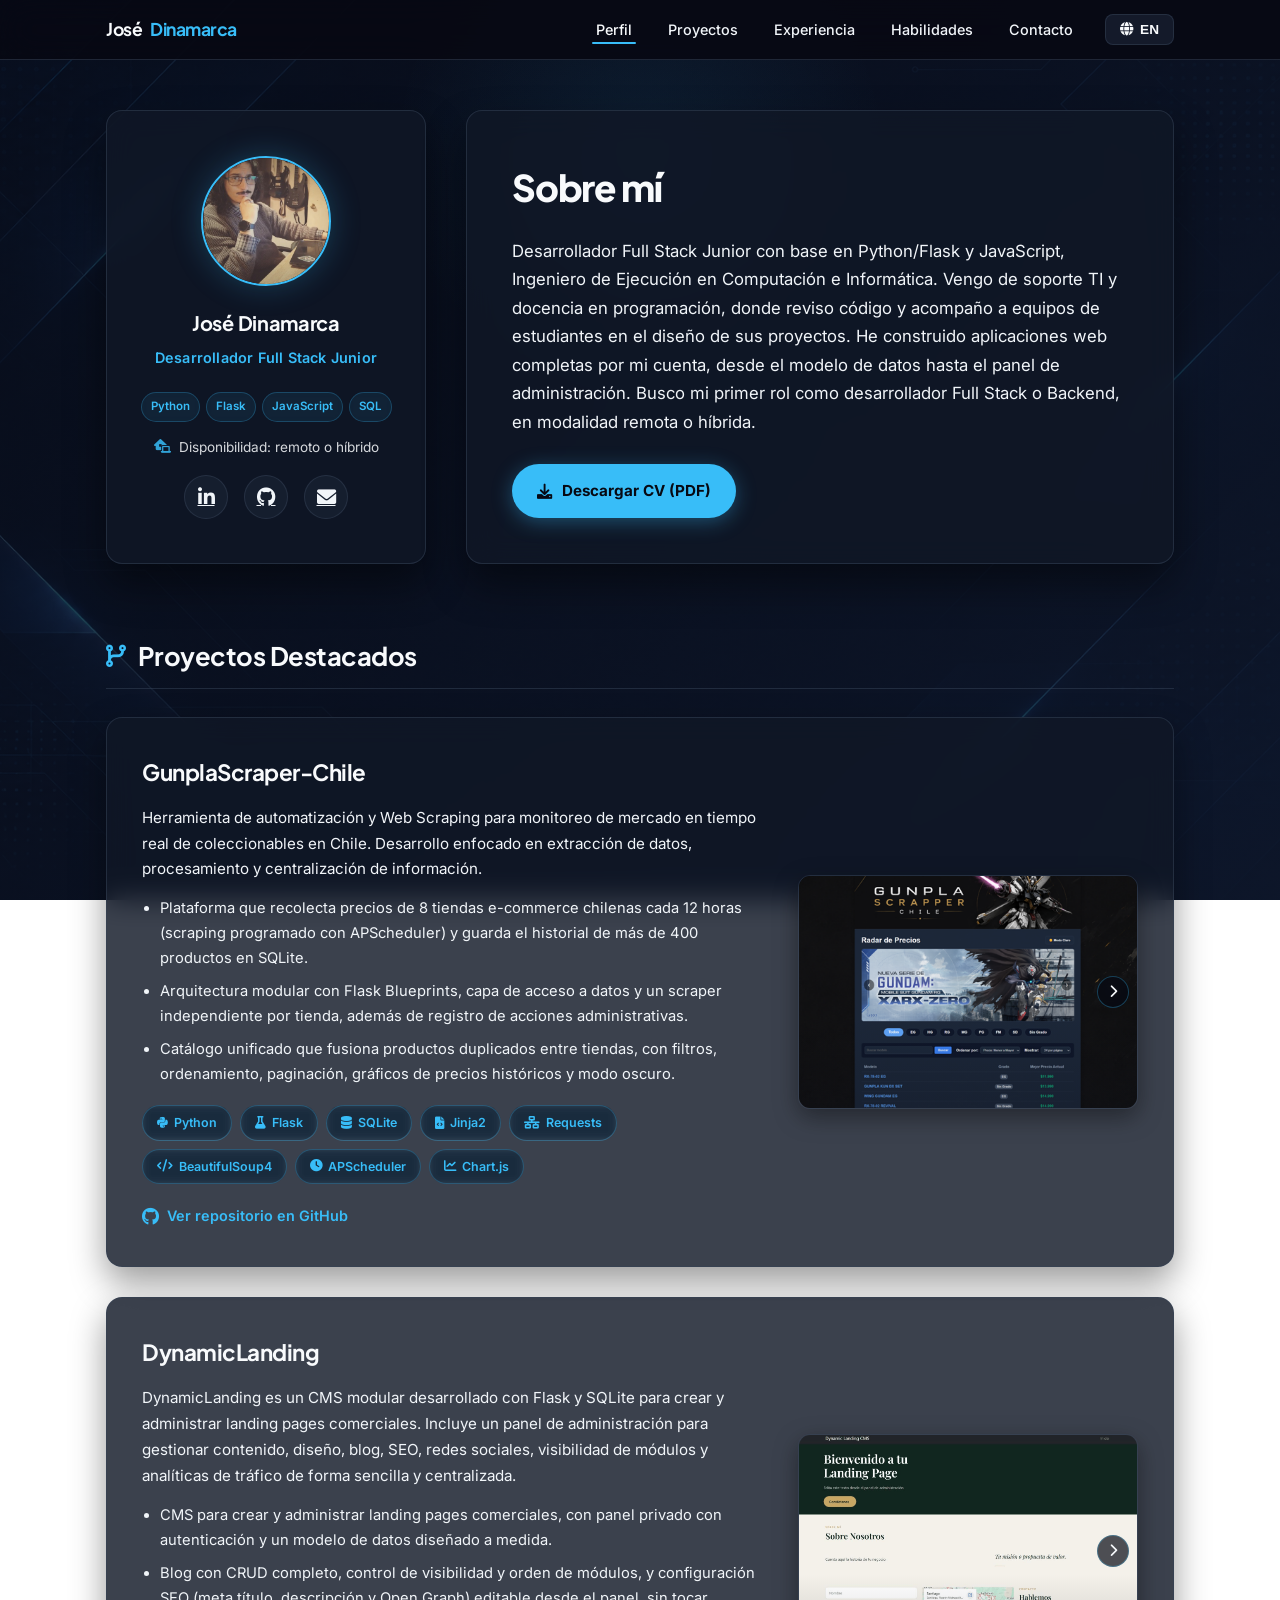
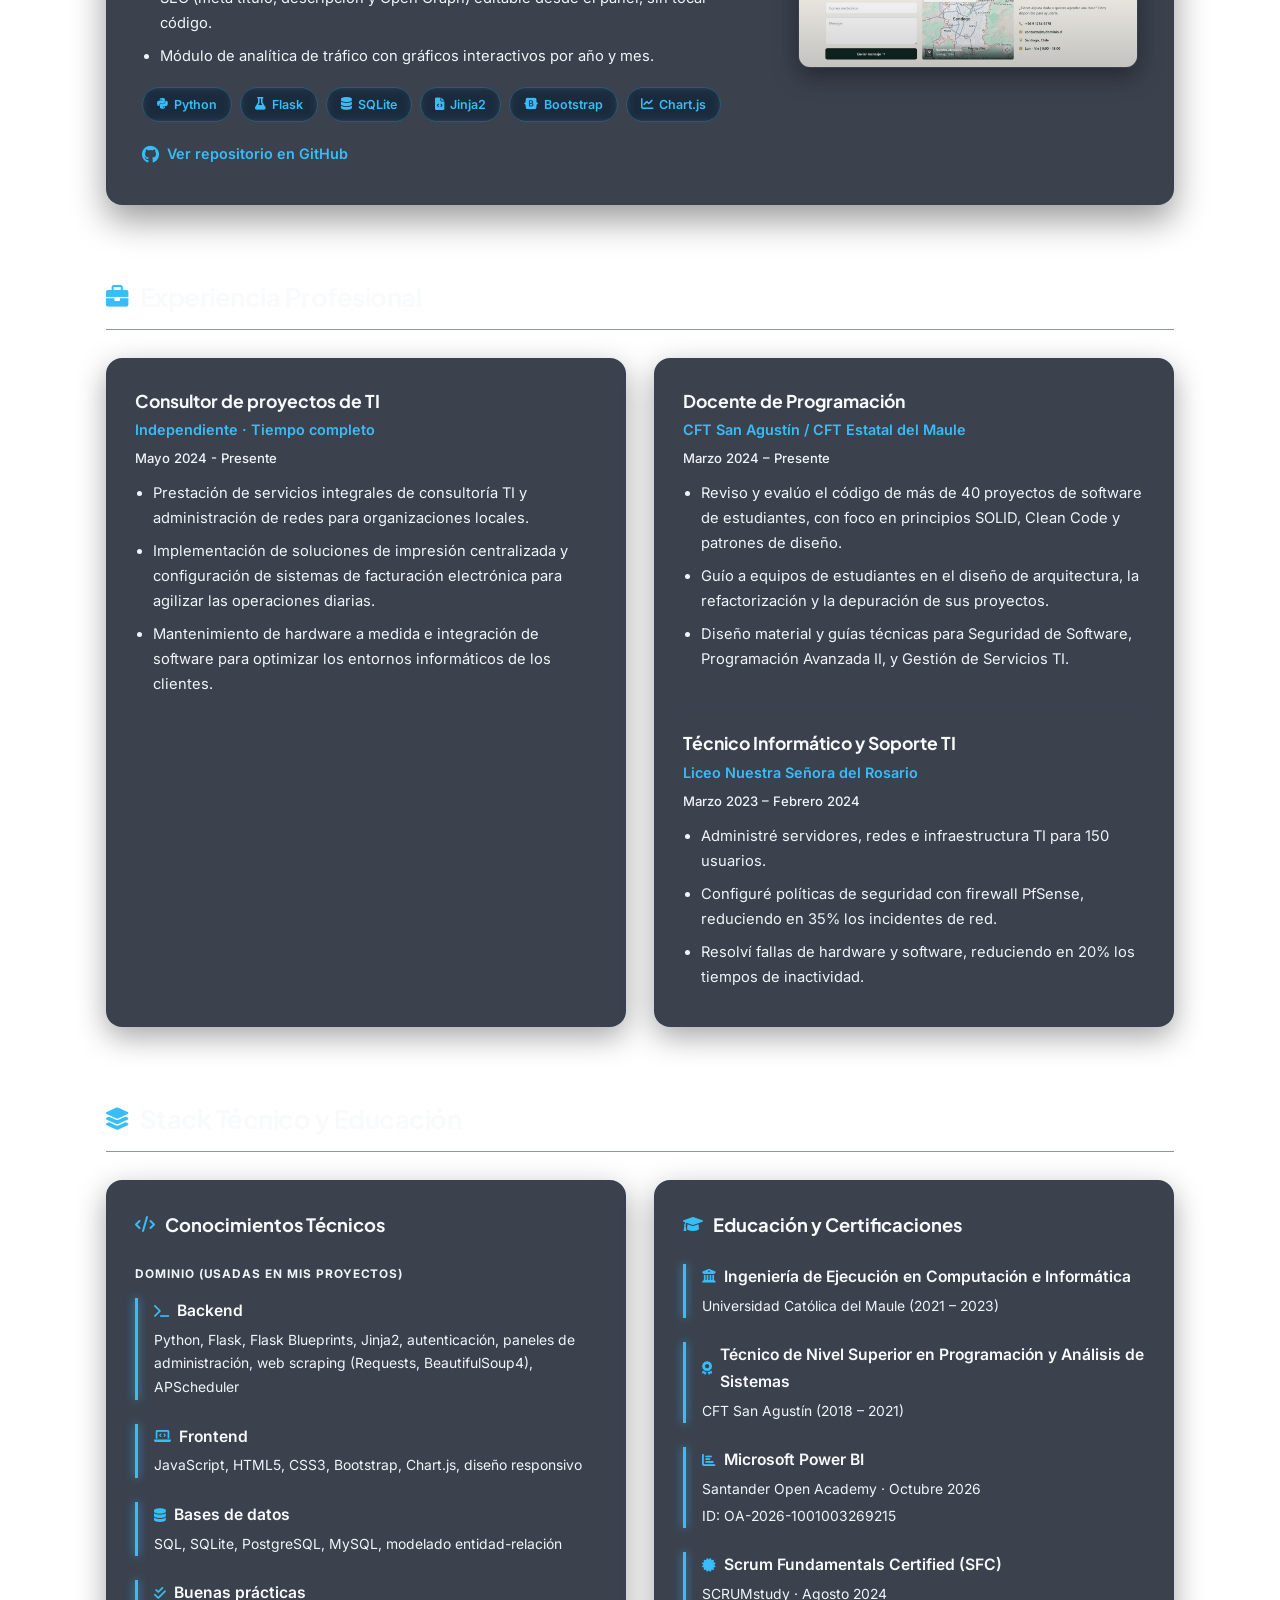
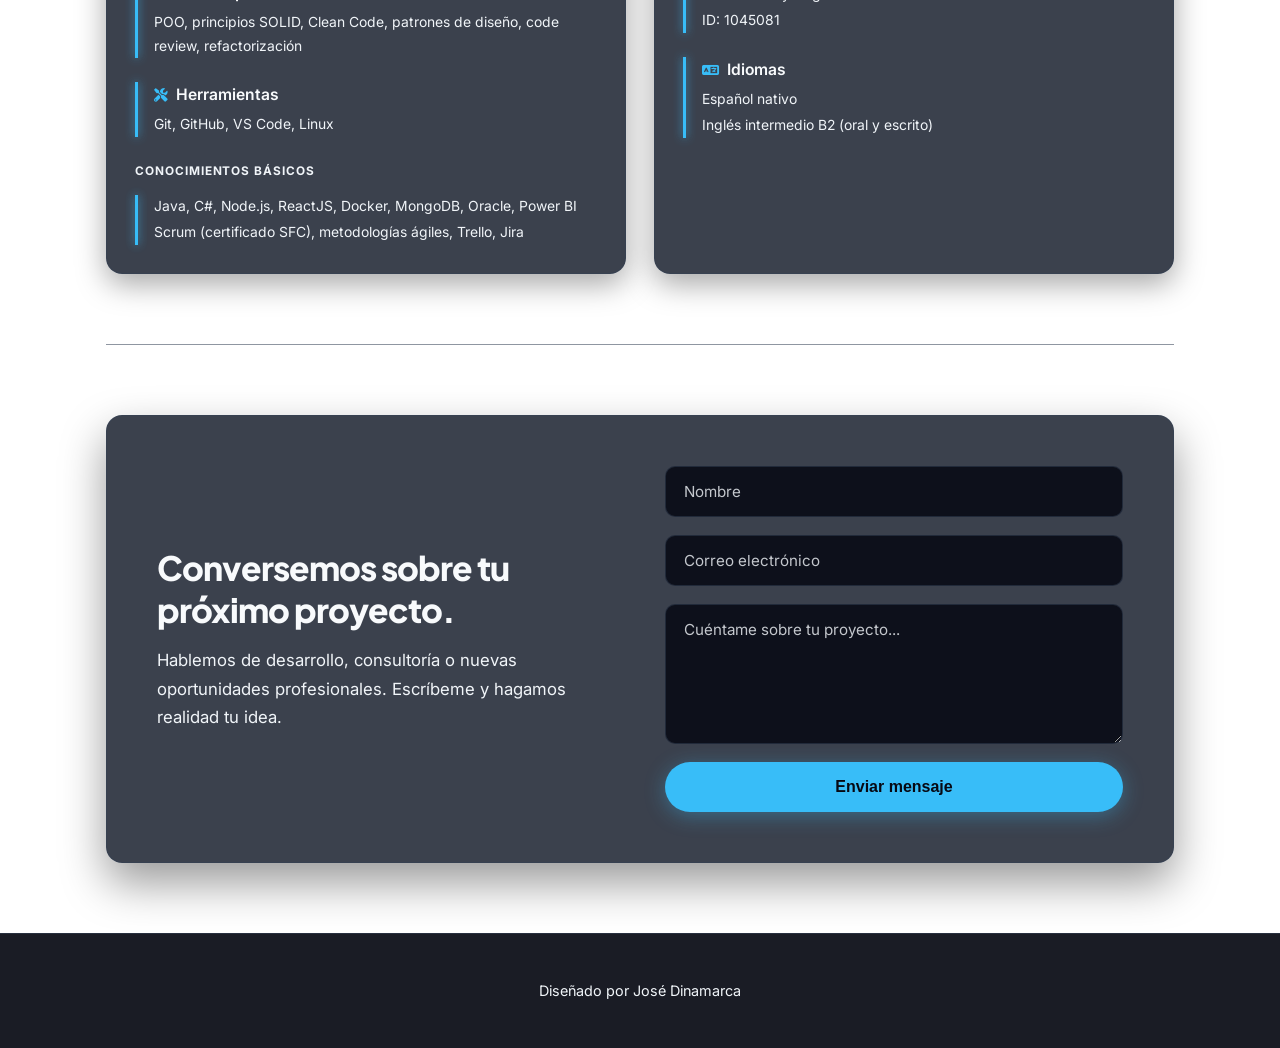
<file: index.html>
<!DOCTYPE html>
<html lang="es">
<head>
    <meta charset="UTF-8">
    <meta name="viewport" content="width=device-width, initial-scale=1.0">
    <meta name="google-site-verification" content="19XCE3zJjSXNf-7TdAcSUYZN12dsNW2GK9_PqxUCNUo">

    <!-- SEO y Metadatos -->
    <title id="page-title" data-es="José Dinamarca | Desarrollador Full Stack Junior" data-en="José Dinamarca | Junior Full Stack Developer">José Dinamarca | Desarrollador Full Stack Junior</title>
    <meta name="description" id="meta-desc" content="Desarrollador Full Stack Junior en Python, Flask y JavaScript. Proyectos, experiencia y habilidades. Busco mi primer rol Full Stack o Backend, remoto o híbrido." data-es="Desarrollador Full Stack Junior en Python, Flask y JavaScript. Proyectos, experiencia y habilidades. Busco mi primer rol Full Stack o Backend, remoto o híbrido." data-en="Junior Full Stack Developer in Python, Flask, and JavaScript. Projects, experience, and skills. Looking for my first Full Stack or Backend role, remote or hybrid.">

    <!-- Open Graph -->
    <meta property="og:type" content="website">
    <meta property="og:url" content="https://jose94d.github.io/">
    <meta property="og:title" id="og-title" content="José Dinamarca | Desarrollador Full Stack Junior" data-es="José Dinamarca | Desarrollador Full Stack Junior" data-en="José Dinamarca | Junior Full Stack Developer">
    <meta property="og:description" id="og-desc" content="Desarrollador Full Stack Junior en Python, Flask y JavaScript. Proyectos, experiencia y habilidades. Busco mi primer rol Full Stack o Backend, remoto o híbrido." data-es="Desarrollador Full Stack Junior en Python, Flask y JavaScript. Proyectos, experiencia y habilidades. Busco mi primer rol Full Stack o Backend, remoto o híbrido." data-en="Junior Full Stack Developer in Python, Flask, and JavaScript. Projects, experience, and skills. Looking for my first Full Stack or Backend role, remote or hybrid.">
    <meta property="og:image" content="https://jose94d.github.io/preview.jpg">

    <!-- Twitter -->
    <meta name="twitter:card" content="summary_large_image">
    <meta name="twitter:url" content="https://jose94d.github.io/">
    <meta name="twitter:title" id="tw-title" content="José Dinamarca | Desarrollador Full Stack Junior" data-es="José Dinamarca | Desarrollador Full Stack Junior" data-en="José Dinamarca | Junior Full Stack Developer">
    <meta name="twitter:description" id="tw-desc" content="Desarrollador Full Stack Junior en Python, Flask y JavaScript. Proyectos, experiencia y habilidades. Busco mi primer rol Full Stack o Backend, remoto o híbrido." data-es="Desarrollador Full Stack Junior en Python, Flask y JavaScript. Proyectos, experiencia y habilidades. Busco mi primer rol Full Stack o Backend, remoto o híbrido." data-en="Junior Full Stack Developer in Python, Flask, and JavaScript. Projects, experience, and skills. Looking for my first Full Stack or Backend role, remote or hybrid.">
    <meta name="twitter:image" content="https://jose94d.github.io/preview.jpg">

    <link rel="canonical" href="https://jose94d.github.io/">

    <!-- Datos estructurados (schema.org) -->
    <script type="application/ld+json">{"@context": "https://schema.org", "@type": "Person", "alumniOf": [{"@type": "CollegeOrUniversity", "name": "Universidad Cat\u00f3lica del Maule"}, {"@type": "EducationalOrganization", "name": "CFT San Agust\u00edn"}], "email": "mailto:jose.m.dinamarca@gmail.com", "image": "https://jose94d.github.io/assets/img/avatar.jpg", "jobTitle": "Desarrollador Full Stack Junior", "knowsAbout": ["Python", "Flask", "JavaScript", "SQL", "SQLite", "Jinja2", "Web scraping", "SOLID", "Clean Code"], "name": "Jos\u00e9 Dinamarca", "sameAs": ["https://www.linkedin.com/in/jose-dinamarca/", "https://github.com/Jose94D"], "url": "https://jose94d.github.io/"}</script>

    <!-- Hreflang -->
    <link rel="alternate" hreflang="es" href="https://jose94d.github.io/">
    <link rel="alternate" hreflang="en" href="https://jose94d.github.io/?lang=en">
    <link rel="alternate" hreflang="x-default" href="https://jose94d.github.io/">

    <link rel="icon" type="image/x-icon" href="assets/icons/favicon.png">

    <!-- FontAwesome -->
    <link rel="preload" href="https://cdnjs.cloudflare.com/ajax/libs/font-awesome/6.0.0/css/all.min.css" as="style" onload="this.onload=null;this.rel='stylesheet'">
    <noscript>
        <link rel="stylesheet" href="https://cdnjs.cloudflare.com/ajax/libs/font-awesome/6.0.0/css/all.min.css">
    </noscript>

    <!-- Google Fonts -->
    <link rel="preconnect" href="https://fonts.googleapis.com">
    <link rel="preconnect" href="https://fonts.gstatic.com" crossorigin>
    <link href="https://fonts.googleapis.com/css2?family=Inter:wght@300;400;500;600&amp;family=Plus+Jakarta+Sans:wght@500;600;700;800&amp;display=swap" rel="stylesheet">

    <!-- CSS -->
    <link rel="stylesheet" href="css/global.css">
    <link rel="stylesheet" href="css/layout.css">
    <link rel="stylesheet" href="css/components.css">
    <link rel="stylesheet" href="css/responsive.css">
</head><body>

    <div class="ambient-glow"></div>

    <nav class="navbar">
        <div class="nav-container">
            <a href="#" class="nav-logo">José <span>Dinamarca</span></a>
            <div class="nav-right">
                <ul class="nav-links">
                    <li><a href="#about" class="nav-link" data-es="Perfil" data-en="Profile">Perfil</a></li>
                    <li><a href="#projects" class="nav-link" data-es="Proyectos" data-en="Projects">Proyectos</a></li>
                    <li><a href="#experience" class="nav-link" data-es="Experiencia" data-en="Experience">Experiencia</a></li>
                    <li><a href="#skills" class="nav-link" data-es="Habilidades" data-en="Skills">Habilidades</a></li>
                    <li><a href="#contact" class="nav-link" data-es="Contacto" data-en="Contact">Contacto</a></li>
                </ul>
                <button id="lang-toggle" class="btn-lang" aria-label="Cambiar idioma a Inglés" data-es-aria="Cambiar idioma a Inglés" data-en-aria="Switch language to Spanish">
                    <i class="fas fa-globe" aria-hidden="true"></i> <span id="lang-text">EN</span>
                </button>
            </div>
        </div>
    </nav>
    <div class="main-container">

        <section id="about" class="hero-grid">
            <div class="profile-sidebar">
                <div class="profile-avatar-container">
                    <img src="assets/img/avatar.jpg" alt="José Dinamarca" width="130" height="130" loading="eager" fetchpriority="high">
                </div>
                <div class="profile-name">José Dinamarca</div>
                <div class="profile-role" data-es="Desarrollador Full Stack Junior" data-en="Junior Full Stack Developer">Desarrollador Full Stack Junior</div>

                <div class="tech-stack profile-stack">
                    <span class="tech-tag"><i class="fab fa-python" aria-hidden="true"></i> Python</span>
                    <span class="tech-tag"><i class="fas fa-flask" aria-hidden="true"></i> Flask</span>
                    <span class="tech-tag"><i class="fab fa-js" aria-hidden="true"></i> JavaScript</span>
                    <span class="tech-tag"><i class="fas fa-database" aria-hidden="true"></i> SQL</span>
                </div>

                <ul class="profile-info">
                    <li><i class="fas fa-laptop-house stack-icon" aria-hidden="true"></i> <span data-es="Disponibilidad: remoto o híbrido" data-en="Availability: remote or hybrid">Disponibilidad: remoto o híbrido</span></li>
                </ul>

                <div class="social-icons">
                    <a href="https://www.linkedin.com/in/jose-dinamarca/" target="_blank" title="LinkedIn" aria-label="Visitar perfil de LinkedIn de José Dinamarca">
                        <i class="fab fa-linkedin-in" aria-hidden="true"></i>
                    </a>
                    <a href="https://github.com/Jose94D" target="_blank" title="GitHub" aria-label="Visitar perfil de GitHub de José Dinamarca">
                        <i class="fab fa-github" aria-hidden="true"></i>
                    </a>
                    <a href="mailto:jose.m.dinamarca@gmail.com" title="Email" aria-label="Enviar correo electrónico a José Dinamarca">
                        <i class="fas fa-envelope" aria-hidden="true"></i>
                    </a>
                </div>
            </div>

            <div class="hero-content">
                <h1 data-es="Sobre mí" data-en="About Me">Sobre mí</h1>
                <p data-es="Desarrollador Full Stack Junior con base en Python/Flask y JavaScript, Ingeniero de Ejecución en Computación e Informática. Vengo de soporte TI y docencia en programación, donde reviso código y acompaño a equipos de estudiantes en el diseño de sus proyectos. He construido aplicaciones web completas por mi cuenta, desde el modelo de datos hasta el panel de administración. Busco mi primer rol como desarrollador Full Stack o Backend, en modalidad remota o híbrida." data-en="Junior Full Stack Developer with a foundation in Python/Flask and JavaScript, and a degree as a Computer Science &amp; IT Engineer. I come from IT support and programming instruction, where I review code and guide student teams in designing their projects. I have built complete web applications on my own, from the data model to the admin panel. I am looking for my first Full Stack or Backend developer role, remote or hybrid.">Desarrollador Full Stack Junior con base en Python/Flask y JavaScript, Ingeniero de Ejecución en Computación e Informática. Vengo de soporte TI y docencia en programación, donde reviso código y acompaño a equipos de estudiantes en el diseño de sus proyectos. He construido aplicaciones web completas por mi cuenta, desde el modelo de datos hasta el panel de administración. Busco mi primer rol como desarrollador Full Stack o Backend, en modalidad remota o híbrida.</p>

                <a href="assets/docs/CV_Jose_Manuel_Dinamarca_ES.pdf" id="btn-cv" class="btn-cv" download
                   data-href-es="assets/docs/CV_Jose_Manuel_Dinamarca_ES.pdf"
                   data-href-en="assets/docs/CV_Jose_Manuel_Dinamarca_EN.pdf">
                    <i class="fas fa-download"></i> <span data-es="Descargar CV (PDF)" data-en="Download CV (PDF)">Descargar CV (PDF)</span>
                </a>
            </div>
        </section>        <section id="projects">
            <h2 class="section-title"><i class="fas fa-code-branch" aria-hidden="true"></i> <span data-es="Proyectos Destacados" data-en="Featured Projects">Proyectos Destacados</span></h2>

            <div class="project-card">
                <div class="project-info">
                    <h3>GunplaScraper-Chile</h3>
                    <p class="project-desc" data-es="Herramienta de automatización y Web Scraping para monitoreo de mercado en tiempo real de coleccionables en Chile. Desarrollo enfocado en extracción de datos, procesamiento y centralización de información." data-en="Automation and Web Scraping tool for real-time market monitoring of collectibles in Chile. Development focused on data extraction, processing, and information centralization from multiple e-commerce sources.">Herramienta de automatización y Web Scraping para monitoreo de mercado en tiempo real de coleccionables en Chile. Desarrollo enfocado en extracción de datos, procesamiento y centralización de información.</p>
                    <ul class="experience-desc project-highlights">
                        <li data-es="Plataforma que recolecta precios de 8 tiendas e-commerce chilenas cada 12 horas (scraping programado con APScheduler) y guarda el historial de más de 400 productos en SQLite." data-en="Platform that collects prices from 8 Chilean e-commerce stores every 12 hours (scheduled scraping with APScheduler) and keeps a price history of 400+ products in SQLite.">Plataforma que recolecta precios de 8 tiendas e-commerce chilenas cada 12 horas (scraping programado con APScheduler) y guarda el historial de más de 400 productos en SQLite.</li>
                        <li data-es="Arquitectura modular con Flask Blueprints, capa de acceso a datos y un scraper independiente por tienda, además de registro de acciones administrativas." data-en="Modular architecture with Flask Blueprints, a data access layer, and an independent scraper per store, plus logging of administrative actions.">Arquitectura modular con Flask Blueprints, capa de acceso a datos y un scraper independiente por tienda, además de registro de acciones administrativas.</li>
                        <li data-es="Catálogo unificado que fusiona productos duplicados entre tiendas, con filtros, ordenamiento, paginación, gráficos de precios históricos y modo oscuro." data-en="Unified catalog that merges duplicate products across stores, with filters, sorting, pagination, historical price charts, and dark mode.">Catálogo unificado que fusiona productos duplicados entre tiendas, con filtros, ordenamiento, paginación, gráficos de precios históricos y modo oscuro.</li>
                    </ul>

                    <div class="tech-stack">
                        <span class="tech-tag"><i class="fab fa-python" aria-hidden="true"></i> Python</span>
                        <span class="tech-tag"><i class="fas fa-flask" aria-hidden="true"></i> Flask</span>
                        <span class="tech-tag"><i class="fas fa-database" aria-hidden="true"></i> SQLite</span>
                        <span class="tech-tag"><i class="fas fa-file-code" aria-hidden="true"></i> Jinja2</span>
                        <span class="tech-tag"><i class="fas fa-network-wired" aria-hidden="true"></i> Requests</span>
                        <span class="tech-tag"><i class="fas fa-code" aria-hidden="true"></i> BeautifulSoup4</span>
                        <span class="tech-tag"><i class="fas fa-clock" aria-hidden="true"></i> APScheduler</span>
                        <span class="tech-tag"><i class="fas fa-chart-line" aria-hidden="true"></i> Chart.js</span>
                    </div>

                    <div class="project-actions">
                        <a href="https://github.com/Jose94D/GunplaScrapper-Chile" target="_blank" class="project-link">
                            <i class="fab fa-github project-link__icon" aria-hidden="true"></i> <span data-es="Ver repositorio en GitHub" data-en="View repository on GitHub">Ver repositorio en GitHub</span>
                        </a>
                    </div>
                </div>

                <div class="project-screenshot-container">
                    <button class="img-carousel-btn prev-btn" id="imgPrevBtn" aria-label="Anterior"><i class="fas fa-chevron-left"></i></button>

                    <div class="img-carousel-track" id="img-track">
                        <img src="assets/img/captura_gunpla_1.png" alt="GunplaScraper-Chile Preview 1" class="project-screenshot" width="340" height="200" loading="lazy">
                        <img src="assets/img/captura_gunpla_2.png" alt="GunplaScraper-Chile Preview 2" class="project-screenshot" width="340" height="200" loading="lazy">
                        <img src="assets/img/captura_gunpla_3.png" alt="GunplaScraper-Chile Preview 3" class="project-screenshot" width="340" height="200" loading="lazy">
                    </div>

                    <button class="img-carousel-btn next-btn" id="imgNextBtn" aria-label="Siguiente"><i class="fas fa-chevron-right"></i></button>
                </div>
            </div>
            <div class="project-card">
                <div class="project-info">
                    <h3>DynamicLanding</h3>
                    <p class="project-desc" data-es="DynamicLanding es un CMS modular desarrollado con Flask y SQLite para crear y administrar landing pages comerciales. Incluye un panel de administración para gestionar contenido, diseño, blog, SEO, redes sociales, visibilidad de módulos y analíticas de tráfico de forma sencilla y centralizada." data-en="DynamicLanding is a modular CMS built with Flask and SQLite to create and manage commercial landing pages. It includes an admin panel to manage content, design, blog, SEO, social media, module visibility, and traffic analytics in a simple, centralized way.">DynamicLanding es un CMS modular desarrollado con Flask y SQLite para crear y administrar landing pages comerciales. Incluye un panel de administración para gestionar contenido, diseño, blog, SEO, redes sociales, visibilidad de módulos y analíticas de tráfico de forma sencilla y centralizada.</p>
                    <ul class="experience-desc project-highlights">
                        <li data-es="CMS para crear y administrar landing pages comerciales, con panel privado con autenticación y un modelo de datos diseñado a medida." data-en="CMS to create and manage commercial landing pages, with a private authenticated admin panel and a custom-designed data model.">CMS para crear y administrar landing pages comerciales, con panel privado con autenticación y un modelo de datos diseñado a medida.</li>
                        <li data-es="Blog con CRUD completo, control de visibilidad y orden de módulos, y configuración SEO (meta título, descripción y Open Graph) editable desde el panel, sin tocar código." data-en="Blog with full CRUD, module visibility and ordering controls, and SEO settings (meta title, description, and Open Graph) editable from the panel, no code changes required.">Blog con CRUD completo, control de visibilidad y orden de módulos, y configuración SEO (meta título, descripción y Open Graph) editable desde el panel, sin tocar código.</li>
                        <li data-es="Módulo de analítica de tráfico con gráficos interactivos por año y mes." data-en="Traffic analytics module with interactive charts by year and month.">Módulo de analítica de tráfico con gráficos interactivos por año y mes.</li>
                    </ul>

                    <div class="tech-stack">
                        <span class="tech-tag"><i class="fab fa-python" aria-hidden="true"></i> Python</span>
                        <span class="tech-tag"><i class="fas fa-flask" aria-hidden="true"></i> Flask</span>
                        <span class="tech-tag"><i class="fas fa-database" aria-hidden="true"></i> SQLite</span>
                        <span class="tech-tag"><i class="fas fa-file-code" aria-hidden="true"></i> Jinja2</span>
                        <span class="tech-tag"><i class="fab fa-bootstrap" aria-hidden="true"></i> Bootstrap</span>
                        <span class="tech-tag"><i class="fas fa-chart-line" aria-hidden="true"></i> Chart.js</span>
                    </div>

                    <div class="project-actions">
                        <a href="https://github.com/Jose94D/DynamicLanding" target="_blank" class="project-link">
                            <i class="fab fa-github project-link__icon" aria-hidden="true"></i> <span data-es="Ver repositorio en GitHub" data-en="View repository on GitHub">Ver repositorio en GitHub</span>
                        </a>
                    </div>
                </div>

                <div class="project-screenshot-container">
                    <button class="img-carousel-btn prev-btn" id="imgPrevBtn2" aria-label="Anterior"><i class="fas fa-chevron-left"></i></button>

                    <div class="img-carousel-track" id="img-track2">
                        <img src="assets/img/captura_landing_1.png" alt="DynamicLanding Preview 1" class="project-screenshot" width="340" height="200" loading="lazy">
                        <img src="assets/img/captura_landing_2.png" alt="DynamicLanding Preview 2" class="project-screenshot" width="340" height="200" loading="lazy">
                    </div>

                    <button class="img-carousel-btn next-btn" id="imgNextBtn2" aria-label="Siguiente"><i class="fas fa-chevron-right"></i></button>
                </div>
            </div>
        </section>        <section id="experience">
            <h2 class="section-title"><i class="fas fa-briefcase" aria-hidden="true"></i> <span data-es="Experiencia Profesional" data-en="Professional Experience">Experiencia Profesional</span></h2>

            <div class="grid-2">
                <div class="card card-flex-start">
                    <div class="experience-item experience-item-flush">
    <div class="experience-title" data-es="Consultor de proyectos de TI" data-en="IT Project Consultant">Consultor de proyectos de TI</div>
    <div class="experience-company" data-es="Independiente · Tiempo completo" data-en="Self Employed · Full-time">Independiente · Tiempo completo</div>
    <div class="experience-date" data-es="Mayo 2024 - Presente" data-en="May 2024 - Present">Mayo 2024 - Presente</div>
    <ul class="experience-desc">
        <li data-es="Prestación de servicios integrales de consultoría TI y administración de redes para organizaciones locales." data-en="Deliver comprehensive IT consulting and network administration services for local organizations.">Prestación de servicios integrales de consultoría TI y administración de redes para organizaciones locales.</li>
        <li data-es="Implementación de soluciones de impresión centralizada y configuración de sistemas de facturación electrónica para agilizar las operaciones diarias." data-en="Implement centralized printing solutions and configure electronic billing systems to streamline daily operations.">Implementación de soluciones de impresión centralizada y configuración de sistemas de facturación electrónica para agilizar las operaciones diarias.</li>
        <li data-es="Mantenimiento de hardware a medida e integración de software para optimizar los entornos informáticos de los clientes." data-en="Provide tailored hardware maintenance and software integration to optimize clients&#39; computing environments.">Mantenimiento de hardware a medida e integración de software para optimizar los entornos informáticos de los clientes.</li>
    </ul>
</div>
                </div>
                <div class="card card-space-between">
                    <div class="experience-item experience-item-flush">
    <div class="experience-title" data-es="Docente de Programación" data-en="Programming Instructor">Docente de Programación</div>
    <div class="experience-company">CFT San Agustín / CFT Estatal del Maule</div>
    <div class="experience-date" data-es="Marzo 2024 – Presente" data-en="March 2024 – Present">Marzo 2024 – Presente</div>
    <ul class="experience-desc">
        <li data-es="Reviso y evalúo el código de más de 40 proyectos de software de estudiantes, con foco en principios SOLID, Clean Code y patrones de diseño." data-en="Review and assess the code of over 40 student software projects, focusing on SOLID principles, Clean Code, and design patterns.">Reviso y evalúo el código de más de 40 proyectos de software de estudiantes, con foco en principios SOLID, Clean Code y patrones de diseño.</li>
        <li data-es="Guío a equipos de estudiantes en el diseño de arquitectura, la refactorización y la depuración de sus proyectos." data-en="Guide student teams in architecture design, refactoring, and debugging of their projects.">Guío a equipos de estudiantes en el diseño de arquitectura, la refactorización y la depuración de sus proyectos.</li>
        <li data-es="Diseño material y guías técnicas para Seguridad de Software, Programación Avanzada II, y Gestión de Servicios TI." data-en="Design course materials and technical guides for Software Security, Advanced Programming II, and IT Service Management.">Diseño material y guías técnicas para Seguridad de Software, Programación Avanzada II, y Gestión de Servicios TI.</li>
    </ul>
</div>
                    <div class="experience-item experience-item-bordered">
    <div class="experience-title" data-es="Técnico Informático y Soporte TI" data-en="IT Technician &amp; Support">Técnico Informático y Soporte TI</div>
    <div class="experience-company">Liceo Nuestra Señora del Rosario</div>
    <div class="experience-date" data-es="Marzo 2023 – Febrero 2024" data-en="March 2023 – February 2024">Marzo 2023 – Febrero 2024</div>
    <ul class="experience-desc">
        <li data-es="Administré servidores, redes e infraestructura TI para 150 usuarios." data-en="Administered servers, networks, and IT infrastructure for 150 users.">Administré servidores, redes e infraestructura TI para 150 usuarios.</li>
        <li data-es="Configuré políticas de seguridad con firewall PfSense, reduciendo en 35% los incidentes de red." data-en="Configured security policies with PfSense firewall, reducing network incidents by 35%.">Configuré políticas de seguridad con firewall PfSense, reduciendo en 35% los incidentes de red.</li>
        <li data-es="Resolví fallas de hardware y software, reduciendo en 20% los tiempos de inactividad." data-en="Resolved hardware and software failures, reducing downtime by 20%.">Resolví fallas de hardware y software, reduciendo en 20% los tiempos de inactividad.</li>
    </ul>
</div>
                </div>
            </div>
        </section>        <section id="skills">
            <h2 class="section-title"><i class="fas fa-layer-group" aria-hidden="true"></i> <span data-es="Stack Técnico y Educación" data-en="Technical Stack &amp; Education">Stack Técnico y Educación</span></h2>

            <div class="grid-2">
                <div class="card">
                    <h3 class="card-header-title">
    <i class="fas fa-code stack-icon stack-icon--lg" aria-hidden="true"></i>
    <span data-es="Conocimientos Técnicos" data-en="Technical Knowledge">Conocimientos Técnicos</span>
</h3>
                    <div class="card-inner-stack">
                        <div class="stack-heading" data-es="Dominio (usadas en mis proyectos)" data-en="Proficient (used in my projects)">Dominio (usadas en mis proyectos)</div>
<div class="edu-accent-item">
    <strong class="stack-item-title">
        <i class="fas fa-terminal stack-icon" aria-hidden="true"></i>
        <span>Backend</span>
    </strong>
    <p class="stack-item-desc" data-es="Python, Flask, Flask Blueprints, Jinja2, autenticación, paneles de administración, web scraping (Requests, BeautifulSoup4), APScheduler" data-en="Python, Flask, Flask Blueprints, Jinja2, authentication, admin panels, web scraping (Requests, BeautifulSoup4), APScheduler">Python, Flask, Flask Blueprints, Jinja2, autenticación, paneles de administración, web scraping (Requests, BeautifulSoup4), APScheduler</p>
</div>
                        <div class="edu-accent-item">
    <strong class="stack-item-title">
        <i class="fas fa-laptop-code stack-icon" aria-hidden="true"></i>
        <span>Frontend</span>
    </strong>
    <p class="stack-item-desc" data-es="JavaScript, HTML5, CSS3, Bootstrap, Chart.js, diseño responsivo" data-en="JavaScript, HTML5, CSS3, Bootstrap, Chart.js, responsive design">JavaScript, HTML5, CSS3, Bootstrap, Chart.js, diseño responsivo</p>
</div>
                        <div class="edu-accent-item">
    <strong class="stack-item-title">
        <i class="fas fa-database stack-icon" aria-hidden="true"></i>
        <span data-es="Bases de datos" data-en="Databases">Bases de datos</span>
    </strong>
    <p class="stack-item-desc" data-es="SQL, SQLite, PostgreSQL, MySQL, modelado entidad-relación" data-en="SQL, SQLite, PostgreSQL, MySQL, entity-relationship modeling">SQL, SQLite, PostgreSQL, MySQL, modelado entidad-relación</p>
</div>
                        <div class="edu-accent-item">
    <strong class="stack-item-title">
        <i class="fas fa-check-double stack-icon" aria-hidden="true"></i>
        <span data-es="Buenas prácticas" data-en="Best practices">Buenas prácticas</span>
    </strong>
    <p class="stack-item-desc" data-es="POO, principios SOLID, Clean Code, patrones de diseño, code review, refactorización" data-en="OOP, SOLID principles, Clean Code, design patterns, code review, refactoring">POO, principios SOLID, Clean Code, patrones de diseño, code review, refactorización</p>
</div>
                        <div class="edu-accent-item">
    <strong class="stack-item-title">
        <i class="fas fa-screwdriver-wrench stack-icon" aria-hidden="true"></i>
        <span data-es="Herramientas" data-en="Tools">Herramientas</span>
    </strong>
    <p class="stack-item-desc">Git, GitHub, VS Code, Linux</p>
</div>
                        <div class="stack-heading" data-es="Conocimientos básicos" data-en="Basic knowledge">Conocimientos básicos</div>
<div class="edu-accent-item">
    <p class="stack-item-desc">Java, C#, Node.js, ReactJS, Docker, MongoDB, Oracle, Power BI</p>
    <p class="stack-item-desc stack-item-desc--spaced" data-es="Scrum (certificado SFC), metodologías ágiles, Trello, Jira" data-en="Scrum (SFC certified), agile methodologies, Trello, Jira">Scrum (certificado SFC), metodologías ágiles, Trello, Jira</p>
</div>
                    </div>
                </div>
                <div class="card">
                    <h3 class="card-header-title">
    <i class="fas fa-graduation-cap stack-icon stack-icon--lg" aria-hidden="true"></i>
    <span data-es="Educación y Certificaciones" data-en="Education &amp; Certifications">Educación y Certificaciones</span>
</h3>
                    <div class="card-inner-stack">
                        <div class="edu-accent-item">
    <strong class="stack-item-title">
        <i class="fas fa-university stack-icon" aria-hidden="true"></i>
        <span data-es="Ingeniería de Ejecución en Computación e Informática" data-en="Computer Science &amp; IT Engineering (Ingeniería de Ejecución)">Ingeniería de Ejecución en Computación e Informática</span>
    </strong>
    <p class="stack-item-desc">Universidad Católica del Maule (2021 – 2023)</p>
</div>
                        <div class="edu-accent-item">
    <strong class="stack-item-title">
        <i class="fas fa-award stack-icon" aria-hidden="true"></i>
        <span data-es="Técnico de Nivel Superior en Programación y Análisis de Sistemas" data-en="Higher-Level Technician in Programming and Systems Analysis">Técnico de Nivel Superior en Programación y Análisis de Sistemas</span>
    </strong>
    <p class="stack-item-desc">CFT San Agustín (2018 – 2021)</p>
</div>
                        <div class="edu-accent-item">
    <strong class="stack-item-title">
        <i class="fas fa-chart-bar stack-icon" aria-hidden="true"></i>
        <span>Microsoft Power BI</span>
    </strong>
    <p class="stack-item-desc" data-es="Santander Open Academy · Octubre 2026" data-en="Santander Open Academy · October 2026">Santander Open Academy · Octubre 2026</p>
    <p class="stack-item-desc stack-item-desc--spaced">ID: OA-2026-1001003269215</p>
</div>
                        <div class="edu-accent-item">
    <strong class="stack-item-title">
        <i class="fas fa-certificate stack-icon" aria-hidden="true"></i>
        <span>Scrum Fundamentals Certified (SFC)</span>
    </strong>
    <p class="stack-item-desc" data-es="SCRUMstudy · Agosto 2024" data-en="SCRUMstudy · August 2024">SCRUMstudy · Agosto 2024</p>
    <p class="stack-item-desc stack-item-desc--spaced">ID: 1045081</p>
</div>
                        <div class="edu-accent-item">
    <strong class="stack-item-title">
        <i class="fas fa-language stack-icon" aria-hidden="true"></i>
        <span data-es="Idiomas" data-en="Languages">Idiomas</span>
    </strong>
    <p class="stack-item-desc" data-es="Español nativo" data-en="Spanish (native)">Español nativo</p>
    <p class="stack-item-desc stack-item-desc--spaced" data-es="Inglés intermedio B2 (oral y escrito)" data-en="English, intermediate B2 (spoken and written)">Inglés intermedio B2 (oral y escrito)</p>
</div>
                    </div>
                </div>
            </div>
        </section>
        <hr class="section-divider">

        <section id="contact">
            <div class="contact-grid">
                <div class="contact-text">
                    <h2 data-es="Conversemos sobre tu próximo proyecto." data-en="Let&#39;s talk about your next project.">Conversemos sobre tu próximo proyecto.</h2>
                    <p data-es="Hablemos de desarrollo, consultoría o nuevas oportunidades profesionales. Escríbeme y hagamos realidad tu idea." data-en="Let&#39;s talk about development, consulting, or new professional opportunities. Drop me a message and let&#39;s bring your idea to life.">Hablemos de desarrollo, consultoría o nuevas oportunidades profesionales. Escríbeme y hagamos realidad tu idea.</p>
                </div>
                <form id="contact-form" action="https://formspree.io/f/mljeldzj" method="POST" class="contact-form">
                    <input type="text" name="name" required placeholder="Nombre" data-es-placeholder="Nombre" data-en-placeholder="Name" aria-label="Nombre" data-es-aria="Nombre" data-en-aria="Name">
                    <input type="email" name="email" required placeholder="Correo electrónico" data-es-placeholder="Correo electrónico" data-en-placeholder="Email address" aria-label="Correo electrónico" data-es-aria="Correo electrónico" data-en-aria="Email address">
                    <textarea name="message" required placeholder="Cuéntame sobre tu proyecto..." data-es-placeholder="Cuéntame sobre tu proyecto..." data-en-placeholder="Tell me about your project..." aria-label="Mensaje" data-es-aria="Mensaje" data-en-aria="Message"></textarea>

                    <button type="submit" id="submit-btn" class="btn-submit"
                        data-es="Enviar mensaje" data-en="Send message"
                        data-es-loading="&lt;i class=&#34;fas fa-spinner fa-spin&#34; aria-hidden=&#34;true&#34;&gt;&lt;/i&gt; Enviando..."
                        data-en-loading="&lt;i class=&#34;fas fa-spinner fa-spin&#34; aria-hidden=&#34;true&#34;&gt;&lt;/i&gt; Sending..."
                        aria-label="Enviar mensaje de contacto" data-es-aria="Enviar mensaje de contacto" data-en-aria="Send contact message">Enviar mensaje</button>

                    <div id="form-success" class="form-success-message" aria-live="polite"
                        data-es="¡Mensaje enviado con éxito! Gracias por contactarte. Te responderé pronto." data-en="Message sent successfully! Thanks for reaching out. I&#39;ll get back to you soon."
                        data-es-error="Hubo un error al enviar el mensaje. Inténtalo de nuevo." data-en-error="There was a problem submitting your form. Please try again."
                        data-es-connection-error="Error de conexión. Inténtalo más tarde." data-en-connection-error="Connection error. Please try again later.">
                        ¡Mensaje enviado con éxito! Gracias por contactarte. Te responderé pronto.
                    </div>
                </form>
            </div>
        </section>
    </div>

    <footer>
        <div class="main-container footer-container">
            <p data-es="Diseñado por José Dinamarca" data-en="Designed by José Dinamarca">Diseñado por José Dinamarca</p>
        </div>
    </footer>
    <script type="module" src="js/main.js"></script>
    <script type="module" src="js/carousel.js"></script>

</body>
</html>
</file>
<file: css/global.css>
:root {
    --bg-color: #070913;
    --card-bg: rgba(17, 24, 39, 0.82);
    --card-hover-bg: rgba(30, 41, 59, 0.90);
    --text-main: #f8fafc;       
    --text-muted: #f1f5f9;
    --accent: #38bdf8;
    --accent-glow: rgba(56, 189, 248, 0.25);
    --accent-hover: #0ea5e9;
    --border-color: rgba(51, 65, 85, 0.55);    
    --border-glow: rgba(56, 189, 248, 0.6);
    --radius: 16px;
    --transition: all 0.35s cubic-bezier(0.16, 1, 0.3, 1);
}

* {
    box-sizing: border-box;
    margin: 0;
    padding: 0;
}

html {
    scroll-behavior: smooth;
    overflow-x: clip;
    max-width: 100vw;
}

body {
    font-family: 'Inter', -apple-system, BlinkMacSystemFont, "Segoe UI", Roboto, sans-serif;
    background: linear-gradient(135deg, rgba(7, 9, 19, 0.65) 0%, rgba(15, 23, 42, 0.75) 100%), url('../assets/img/background.png');
    background-size: cover;
    background-position: center;
    background-attachment: fixed;
    background-repeat: no-repeat;
    color: var(--text-main);
    line-height: 1.7;
    -webkit-font-smoothing: antialiased;
    text-align: left;
    overflow-x: clip;
    max-width: 100vw;
    position: relative;
}

a:focus-visible,
button:focus-visible,
input:focus-visible,
textarea:focus-visible {
    outline: 2px solid var(--accent);
    outline-offset: 3px;
}

.ambient-glow {
    position: absolute;
    width: 100%;
    max-width: 500px;
    height: 500px;
    background: radial-gradient(circle, rgba(56, 189, 248, 0.08) 0%, rgba(0, 0, 0, 0) 70%);
    top: -100px;
    left: 50%;
    transform: translateX(-50%);
    z-index: -1;
    pointer-events: none;
}
</file>
<file: css/layout.css>
.navbar {
    position: sticky;
    top: 0;
    z-index: 1000;
    background-color: rgba(7, 9, 19, 0.88);
    backdrop-filter: blur(16px);
    -webkit-backdrop-filter: blur(16px);
    border-bottom: 1px solid var(--border-color);
    padding: 14px 0;
    transition: var(--transition);
}

.nav-container {
    max-width: 1140px;
    margin: 0 auto;
    padding: 0 clamp(20px, 4vw, 36px);
    display: flex;
    justify-content: space-between;
    align-items: center;
}

.nav-logo {
    font-family: 'Plus Jakarta Sans', sans-serif;
    font-weight: 700;
    font-size: 1.1rem;
    color: var(--text-main);
    text-decoration: none;
    letter-spacing: -0.5px;
    display: flex;
    align-items: center;
    gap: 8px;
    border-radius: 4px;
}

.nav-logo span {
    color: var(--accent);
}

.nav-right {
    display: flex;
    align-items: center;
    gap: 28px;
}

.nav-links {
    display: flex;
    gap: 28px;
    list-style: none;
}

.nav-links a {
    color: var(--text-muted);
    text-decoration: none;
    font-size: 0.9rem;
    font-weight: 500;
    transition: var(--transition);
    position: relative;
    border-radius: 4px;
    padding: 2px 4px;
}

.nav-links a::after {
    content: '';
    position: absolute;
    width: 0;
    height: 2px;
    bottom: -4px;
    left: 0;
    background-color: var(--accent);
    transition: var(--transition);
    border-radius: 2px;
}

.nav-links a:hover,
.nav-links a.active {
    color: var(--text-main);
}

.nav-links a:hover::after,
.nav-links a.active::after {
    width: 100%;
}

.main-container {
    max-width: 1140px;
    margin: 50px auto;
    padding: 0 clamp(20px, 4vw, 36px);
}

.hero-grid {
    display: grid;
    grid-template-columns: 320px 1fr;
    gap: 40px;
    align-items: stretch;
    margin-bottom: 70px;
}

section {
    margin-bottom: 70px;
}

.section-title {
    font-family: 'Plus Jakarta Sans', sans-serif;
    font-size: 1.6rem;
    font-weight: 700;
    margin-bottom: 28px;
    padding-bottom: 10px;
    border-bottom: 1px solid var(--border-color);
    display: flex;
    align-items: center;
    gap: 12px;
    text-align: left;
    color: var(--text-main);
    letter-spacing: -0.5px;
}

.section-title i {
    color: var(--accent);
    font-size: 1.4rem;
}

.grid-2 {
    display: grid;
    grid-template-columns: 1fr 1fr;
    gap: 28px;
    align-items: stretch;
}

.section-divider {
    border: none;
    border-top: 1px solid var(--border-color);
    margin: 70px 0;
}

footer {
    border-top: 1px solid var(--border-color);
    padding: 45px 0;
    text-align: center;
    color: var(--text-muted);
    font-size: 0.9rem;
    background-color: rgba(7, 9, 19, 0.92);
}

.footer-container {
    margin: 0 auto; 
    padding: 0 clamp(20px, 4vw, 36px);
}
</file>
<file: css/components.css>
.btn-lang {
    background: rgba(30, 41, 59, 0.6);
    border: 1px solid var(--border-color);
    color: var(--text-main);
    padding: 7px 14px;
    border-radius: 8px;
    cursor: pointer;
    font-size: 0.85rem;
    font-weight: 600;
    display: flex;
    align-items: center;
    gap: 6px;
    transition: var(--transition);
}

.btn-lang:hover {
    border-color: var(--accent);
    color: var(--accent);
    background: rgba(56, 189, 248, 0.12);
    box-shadow: 0 0 15px var(--accent-glow);
}

.profile-sidebar {
    background-color: var(--card-bg);
    backdrop-filter: blur(14px);
    -webkit-backdrop-filter: blur(14px);
    border: 1px solid var(--border-color);
    border-radius: var(--radius);
    padding: 35px 28px;
    text-align: center;
    box-shadow: 0 20px 40px rgba(0, 0, 0, 0.45);
    display: flex;
    flex-direction: column;
    justify-content: center;
    transition: var(--transition);
    position: relative;
    overflow: hidden; 
}

.profile-sidebar:hover {
    border-color: var(--border-glow);
    background-color: var(--card-hover-bg);
    transform: translateY(-4px);
    box-shadow: 0 20px 45px rgba(0, 0, 0, 0.5);
}

.profile-avatar-container {
    width: 130px;
    height: 130px;
    margin: 0 auto 20px auto;
    border-radius: 50%;
    overflow: hidden;
    border: 2px solid var(--accent);
    box-shadow: 0 0 30px var(--accent-glow);
    position: relative;
    transition: var(--transition);
}

.profile-sidebar:hover .profile-avatar-container {
    border-color: var(--border-glow);
    box-shadow: 0 0 40px var(--accent-glow);
}

.profile-avatar-container img {
    width: 100%;
    height: 100%;
    object-fit: cover;
    transition: var(--transition);
}

.profile-avatar-container:hover img {
    transform: scale(1.06);
}

.profile-name {
    font-family: 'Plus Jakarta Sans', sans-serif;
    font-size: 1.25rem;
    font-weight: 700;
    margin-bottom: 6px;
    letter-spacing: -0.3px;
}

.profile-role {
    font-size: 0.9rem;
    color: var(--accent);
    font-weight: 600;
    margin-bottom: 22px;
    letter-spacing: 0.2px;
}

.social-icons {
    display: flex;
    justify-content: center;
    gap: 16px;
    margin-top: 8px;
    font-size: 1.2rem;
}

.social-icons a {
    color: var(--text-muted);
    background: rgba(30, 41, 59, 0.5);
    width: 44px;
    height: 44px;
    border-radius: 50%;
    display: flex;
    align-items: center;
    justify-content: center;
    border: 1px solid var(--border-color);
    transition: var(--transition);
    position: relative;
    overflow: hidden;
}

.social-icons a i {
    transition: var(--transition);
}

.social-icons a::before {
    content: '';
    position: absolute;
    inset: 0;
    border-radius: 50%;
    background: radial-gradient(circle, var(--accent-glow) 0%, transparent 70%);
    opacity: 0;
    transition: var(--transition);
}

.social-icons a:hover {
    color: var(--accent);
    border-color: var(--accent);
    background: rgba(56, 189, 248, 0.12);
    transform: translateY(-3px) scale(1.05);
    box-shadow: 0 0 20px var(--accent-glow), inset 0 0 10px rgba(56, 189, 248, 0.2);
}

.social-icons a:hover i {
    transform: scale(1.15);
}

.social-icons a:hover::before {
    opacity: 1;
}

.hero-content {
    background-color: var(--card-bg);
    backdrop-filter: blur(14px);
    -webkit-backdrop-filter: blur(14px);
    border: 1px solid var(--border-color);
    border-radius: var(--radius);
    padding: 45px;
    box-shadow: 0 20px 40px rgba(0, 0, 0, 0.45);
    display: flex;
    flex-direction: column;
    justify-content: center;
    transition: var(--transition);
    position: relative;
    overflow: hidden; 
}

.hero-content:hover {
    border-color: var(--border-glow);
    background-color: var(--card-hover-bg);
    transform: translateY(-4px);
    box-shadow: 0 20px 45px rgba(0, 0, 0, 0.5);
}

.hero-content h1 {
    font-family: 'Plus Jakarta Sans', sans-serif;
    font-size: 2.3rem;
    font-weight: 800;
    letter-spacing: -1.2px;
    margin-bottom: 18px;
    color: var(--text-main);
    text-align: left;
}

.hero-content p {
    color: var(--text-muted);
    font-size: 1.05rem;
    margin-bottom: 18px;
}

.btn-cv {
    display: inline-flex;
    align-items: center;
    gap: 10px;
    background-color: var(--accent);
    color: #070913;
    padding: 13px 24px;
    border-radius: 9999px;
    text-decoration: none;
    font-weight: 700;
    font-size: 0.95rem;
    transition: var(--transition);
    margin-top: 10px;
    box-shadow: 0 4px 20px rgba(56, 189, 248, 0.35);
    width: fit-content;
    position: relative;
    overflow: hidden;
    border: 1px solid transparent;
    cursor: pointer;
}

.btn-cv::after {
    content: '';
    position: absolute;
    inset: -2px;
    border-radius: 9999px;
    background: linear-gradient(90deg, transparent, rgba(255, 255, 255, 0.4), transparent);
    opacity: 0;
    transition: var(--transition);
    pointer-events: none;
}

.btn-cv:hover {
    background-color: var(--accent-hover);
    transform: translateY(-3px);
    box-shadow: 0 0 25px var(--accent-glow), 0 8px 25px rgba(56, 189, 248, 0.5);
    border-color: rgba(255, 255, 255, 0.6);
}

.btn-cv:hover::after {
    opacity: 1;
    animation: shimmer 1.5s infinite;
}

@keyframes shimmer {
    0% { transform: translateX(-100%); }
    100% { transform: translateX(100%); }
}

.card {
    background-color: var(--card-bg);
    backdrop-filter: blur(14px);
    -webkit-backdrop-filter: blur(14px);
    border: 1px solid var(--border-color);
    border-radius: var(--radius);
    padding: 28px;
    transition: var(--transition);
    box-shadow: 0 10px 30px rgba(0, 0, 0, 0.35);
    height: 100%;
    display: flex;
    flex-direction: column;
    position: relative;
    overflow: hidden;
}

.card::before, .project-card::before, .contact-grid::before, .hero-content::before, .profile-sidebar::before {
    content: '';
    position: absolute;
    top: var(--y, 0);
    left: var(--x, 0);
    transform: translate(-50%, -50%);
    width: 400px;
    height: 400px;
    background: radial-gradient(circle, rgba(56, 189, 248, 0.12) 0%, transparent 70%);
    opacity: 0;
    transition: opacity 0.3s;
    pointer-events: none;
    z-index: 1;
}

.card:hover::before, .project-card:hover::before, .contact-grid:hover::before, .hero-content:hover::before, .profile-sidebar:hover::before {
    opacity: 1;
}

.card > *, .project-card > *, .contact-grid > *, .hero-content > *, .profile-sidebar > * {
    position: relative;
    z-index: 2;
}

.card:hover {
    border-color: var(--border-glow);
    background-color: var(--card-hover-bg);
    transform: translateY(-4px);
    box-shadow: 0 16px 35px rgba(0, 0, 0, 0.45);
}

.card-flex-start {
    display: flex;
    flex-direction: column;
    justify-content: flex-start;
    height: 100%;
}

.card-space-between {
    display: flex;
    flex-direction: column;
    justify-content: space-between;
    gap: 26px;
    height: 100%;
}

.experience-item {
    margin-bottom: 26px;
}

.experience-item-flush {
    margin-bottom: 0;
}

.experience-item-bordered {
    border-top: 1px solid var(--border-color);
    padding-top: 22px;
    margin-bottom: 0;
}

.experience-title {
    font-family: 'Plus Jakarta Sans', sans-serif;
    font-size: 1.1rem;
    font-weight: 700;
    color: var(--text-main);
    text-align: left;
    margin-bottom: 2px;
}

.experience-company {
    color: var(--accent);
    font-size: 0.9rem;
    font-weight: 600;
    margin-bottom: 4px;
    text-align: left;
}

.experience-date {
    font-size: 0.82rem;
    color: var(--text-muted);
    margin-bottom: 12px;
    text-align: left;
    font-weight: 500;
}

.experience-desc {
    font-size: 0.92rem;
    color: var(--text-muted);
    padding-left: 18px;
    margin: 0;
}

.experience-desc li {
    margin-bottom: 8px;
}

.project-card {
    background-color: var(--card-bg);
    backdrop-filter: blur(14px);
    -webkit-backdrop-filter: blur(14px);
    border: 1px solid var(--border-color);
    border-radius: var(--radius);
    padding: 35px;
    display: grid;
    grid-template-columns: 1fr 340px;
    gap: 35px;
    align-items: center;
    box-shadow: 0 15px 35px rgba(0, 0, 0, 0.4);
    transition: var(--transition);
    position: relative;
    overflow: hidden;
    height: 100%;
}

.project-card:hover {
    border-color: var(--border-glow);
    background-color: var(--card-hover-bg);
    transform: translateY(-4px);
    box-shadow: 0 20px 45px rgba(0, 0, 0, 0.5);
}

.project-info h3 {
    font-family: 'Plus Jakarta Sans', sans-serif;
    font-size: 1.4rem;
    font-weight: 700;
    margin-bottom: 14px;
    color: var(--text-main);
    text-align: left;
    letter-spacing: -0.5px;
}

.project-desc {
    color: var(--text-muted); 
    font-size: 0.95rem; 
    margin-bottom: 14px;
}

.tech-stack {
    display: flex;
    flex-wrap: wrap;
    gap: 8px;
    margin: 18px 0;
}

.tech-tag {
    background-color: rgba(56, 189, 248, 0.08);
    color: var(--accent);
    padding: 6px 14px;
    border-radius: 9999px;
    font-size: 0.78rem;
    font-weight: 600;
    border: 1px solid rgba(56, 189, 248, 0.25);
    transition: var(--transition);
    backdrop-filter: blur(4px);
    -webkit-backdrop-filter: blur(4px);
    display: inline-flex;
    align-items: center;
    gap: 6px;
}

.project-card:hover .tech-tag {
    border-color: var(--border-glow);
}

.tech-tag:hover {
    background-color: rgba(56, 189, 248, 0.18);
    border-color: var(--accent);
    transform: translateY(-2px);
    box-shadow: 0 0 15px var(--accent-glow);
    color: #ffffff;
}

.project-link {
    color: var(--accent); 
    text-decoration: none; 
    font-weight: 600; 
    font-size: 0.9rem; 
    display: inline-flex; 
    align-items: center; 
    gap: 8px; 
    transition: var(--transition);
}

.project-link:hover {
    color: #ffffff;
}

.project-screenshot-container {
    border-radius: 12px;
    overflow: hidden;
    border: 1px solid var(--border-color);
    box-shadow: 0 8px 24px rgba(0,0,0,0.4);
    position: relative;
    transition: var(--transition);
    width: 100%;
    aspect-ratio: 16 / 11;
}

.project-screenshot-container::after {
    content: '';
    position: absolute;
    inset: 0;
    background: linear-gradient(180deg, transparent 60%, rgba(7, 9, 19, 0.4) 100%);
    opacity: 0.5;
    transition: var(--transition);
    pointer-events: none;
    z-index: 5;
}

.project-screenshot-container:hover {
    border-color: var(--border-glow);
    box-shadow: 0 12px 30px var(--accent-glow);
}

.img-carousel-track {
    display: flex;
    transition: transform 0.4s cubic-bezier(0.16, 1, 0.3, 1);
    width: 100%;
    height: 100%;
}

.img-carousel-track .project-screenshot {
    flex: 0 0 100%;
    width: 100%;
    height: 100%;
    display: block;
    object-fit: cover;
    object-position: center;
    transition: var(--transition);
}

.project-screenshot-container:hover .project-screenshot {
    transform: scale(1.04);
}

.img-carousel-btn {
    position: absolute;
    top: 50%;
    transform: translateY(-50%);
    background-color: rgba(7, 9, 19, 0.7);
    border: 1px solid rgba(56, 189, 248, 0.3);
    color: var(--text-main);
    width: 32px;
    height: 32px;
    border-radius: 50%;
    display: flex;
    align-items: center;
    justify-content: center;
    cursor: pointer;
    z-index: 10;
    transition: var(--transition);
    backdrop-filter: blur(4px);
}

.img-carousel-btn:hover:not(:disabled) {
    background-color: var(--accent);
    color: #070913;
    border-color: var(--accent);
    box-shadow: 0 0 10px var(--accent-glow);
}

.img-carousel-btn:disabled {
    opacity: 0;
    pointer-events: none;
}

.prev-btn { left: 8px; }
.next-btn { right: 8px; }

.card-header-title {
    font-family: 'Plus Jakarta Sans', sans-serif; 
    font-size: 1.15rem; 
    font-weight: 700; 
    margin-bottom: 24px; 
    color: var(--text-main); 
    text-align: left; 
    display: flex; 
    align-items: center; 
    gap: 10px;
}

.card-inner-stack {
    display: flex; 
    flex-direction: column; 
    gap: 24px;
}

.stack-item-title {
    font-size: 0.98rem; 
    color: var(--text-main); 
    font-weight: 600; 
    display: flex; 
    align-items: center; 
    gap: 8px; 
    margin-bottom: 4px;
}

.stack-item-desc {
    font-size: 0.87rem; 
    color: var(--text-muted); 
    text-align: left; 
    margin: 0;
}

.edu-accent-item {
    border-left: 3px solid var(--accent);
    padding-left: 16px;
    position: relative;
    transition: var(--transition);
}

.edu-accent-item::before {
    content: '';
    position: absolute;
    left: -3px;
    top: 0;
    height: 100%;
    width: 3px;
    background: var(--accent);
    box-shadow: 0 0 10px var(--accent);
    opacity: 0.8;
    transition: var(--transition);
}

.edu-accent-item:hover {
    transform: translateX(3px);
}

.edu-accent-item:hover::before {
    box-shadow: 0 0 18px var(--accent);
    opacity: 1;
}

.contact-grid {
    display: grid;
    grid-template-columns: 1fr 1fr;
    gap: 50px;
    align-items: center;
    background-color: var(--card-bg);
    backdrop-filter: blur(14px);
    -webkit-backdrop-filter: blur(14px);
    border: 1px solid var(--border-color);
    border-radius: var(--radius);
    padding: 50px;
    box-shadow: 0 20px 45px rgba(0, 0, 0, 0.4);
    transition: var(--transition);
    position: relative;
    overflow: hidden;
}

.contact-grid:hover {
    border-color: var(--border-glow);
    background-color: var(--card-hover-bg);
    transform: translateY(-4px);
    box-shadow: 0 20px 45px rgba(0, 0, 0, 0.5);
}

.contact-text h2 {
    font-family: 'Plus Jakarta Sans', sans-serif;
    font-size: 2.1rem;
    font-weight: 800;
    letter-spacing: -1px;
    margin-bottom: 16px;
    color: var(--text-main);
    text-align: left;
    line-height: 1.25;
}

.contact-text p {
    color: var(--text-muted);
    font-size: 1.05rem;
    text-align: left;
}

.contact-form {
    display: flex;
    flex-direction: column;
    gap: 18px;
    position: relative;
}

.contact-form input,
.contact-form textarea {
    width: 100%;
    background-color: rgba(7, 9, 19, 0.85);
    border: 1px solid var(--border-color);
    border-radius: 10px;
    padding: 15px 18px;
    color: var(--text-main);
    font-size: 0.95rem;
    font-family: inherit;
    transition: var(--transition);
    resize: vertical;
}

.contact-form input:focus,
.contact-form textarea:focus {
    outline: none;
    border-color: var(--accent);
    box-shadow: 0 0 0 4px var(--accent-glow);
    background-color: rgba(15, 23, 42, 0.95);
}

.contact-form input:user-invalid,
.contact-form textarea:user-invalid {
    border-color: #f43f5e;
    box-shadow: 0 0 0 3px rgba(244, 63, 94, 0.15);
}

.contact-form input:user-valid,
.contact-form textarea:user-valid {
    border-color: #10b981;
    box-shadow: 0 0 0 3px rgba(16, 185, 129, 0.12);
}

.contact-form input::placeholder,
.contact-form textarea::placeholder {
    color: var(--text-muted);
    opacity: 0.8;
}

.contact-form textarea {
    min-height: 140px;
}

.btn-submit {
    background-color: var(--accent);
    color: #070913;
    border: 1px solid transparent;
    border-radius: 9999px;
    padding: 15px 22px;
    font-weight: 700;
    font-size: 1rem;
    cursor: pointer;
    transition: var(--transition);
    text-align: center;
    box-shadow: 0 4px 20px rgba(56, 189, 248, 0.35);
    position: relative;
    overflow: hidden;
}

.btn-submit::after {
    content: '';
    position: absolute;
    inset: -2px;
    border-radius: 9999px;
    background: linear-gradient(90deg, transparent, rgba(255, 255, 255, 0.4), transparent);
    opacity: 0;
    transition: var(--transition);
    pointer-events: none;
}

.btn-submit:hover {
    background-color: var(--accent-hover);
    transform: translateY(-3px);
    box-shadow: 0 0 25px var(--accent-glow), 0 8px 25px rgba(56, 189, 248, 0.5);
    border-color: rgba(255, 255, 255, 0.6);
}

.btn-submit:hover::after {
    opacity: 1;
    animation: shimmer 1.5s infinite;
}

.form-success-message {
    display: none;
    background: rgba(16, 185, 129, 0.15);
    border: 1px solid #10b981;
    color: #34d399;
    padding: 20px;
    border-radius: 10px;
    text-align: center;
    font-weight: 600;
    animation: fadeIn 0.4s ease forwards;
}

@keyframes fadeIn {
    from { opacity: 0; transform: translateY(6px); }
    to { opacity: 1; transform: translateY(0); }
}

/* Utilidades (antes eran estilos inline en el HTML) */
.stack-icon { color: var(--accent); font-size: 0.85rem; }
.stack-icon--lg { font-size: 1rem; }
.stack-item-desc--spaced { margin-top: 3px; }
.project-actions { margin-top: 20px; }
.project-link__icon { font-size: 1.1rem; }

/* Tarjeta de perfil: stack y datos de contacto */
.profile-stack { justify-content: center; flex-wrap: nowrap; gap: 6px; margin: 0; }
.profile-stack .tech-tag { padding: 4px 9px; font-size: 0.72rem; white-space: nowrap; }
/* Íconos ocultos para que los 4 chips quepan en una sola línea. Para mostrarlos, borra la siguiente regla: */
.profile-stack .tech-tag i { display: none; }
.profile-info { list-style: none; margin: 14px 0 0; padding: 0; display: flex; flex-direction: column; gap: 6px; font-size: 0.85rem; opacity: 0.85; }
.profile-info li { display: flex; align-items: center; justify-content: center; gap: 8px; }
.profile-info + .social-icons { margin-top: 16px; }

/* Encabezado de nivel dentro de una tarjeta de stack (Dominio / Conocimientos básicos) */
.stack-heading {
    font-size: 0.74rem;
    font-weight: 700;
    letter-spacing: 0.08em;
    text-transform: uppercase;
    color: var(--text-muted);
    text-align: left;
    margin-bottom: -10px;
}

/* Separación entre proyectos consecutivos */
.project-card + .project-card { margin-top: 30px; }
</file>
<file: css/responsive.css>
@media (max-width: 1024px) {
    .main-container, .nav-container, .footer-container {
        padding-left: 24px;
        padding-right: 24px;
    }
}

@media (max-width: 900px) {
    .hero-grid {
        grid-template-columns: 1fr;
        gap: 24px;
    }
    .project-card {
        grid-template-columns: 1fr;
        gap: 24px;
    }
    .contact-grid {
        grid-template-columns: 1fr;
        padding: 32px 24px;
        gap: 30px;
    }
}

@media (max-width: 768px) {
    body {
        background-attachment: scroll;
    }

    .card::before, 
    .project-card::before, 
    .contact-grid::before, 
    .hero-content::before, 
    .profile-sidebar::before {
        display: none !important;
    }

    .main-container {
        margin: 20px auto;
        padding: 0 16px;
    }

    .grid-2 {
        grid-template-columns: 1fr;
        gap: 20px;
    }

    .nav-container {
        padding: 0 16px;
    }
    
    .nav-links {
        display: none;
    }

    .hero-content {
        padding: 28px 20px;
    }

    .hero-content h1 {
        font-size: 1.75rem;
        letter-spacing: -0.5px;
    }

    .contact-text h2 {
        font-size: 1.6rem;
    }

    .section-title {
        font-size: 1.35rem;
    }
}

@media (max-width: 480px) {
    .profile-sidebar {
        padding: 24px 16px;
    }

    .card, .project-card {
        padding: 20px 16px;
    }

    .btn-cv, .btn-submit {
        width: 100%;
        justify-content: center;
    }

    .social-icons {
        gap: 12px;
    }

    .tech-stack {
        gap: 6px;
    }

    .tech-tag {
        font-size: 0.72rem;
        padding: 5px 10px;
    }
}
</file>
